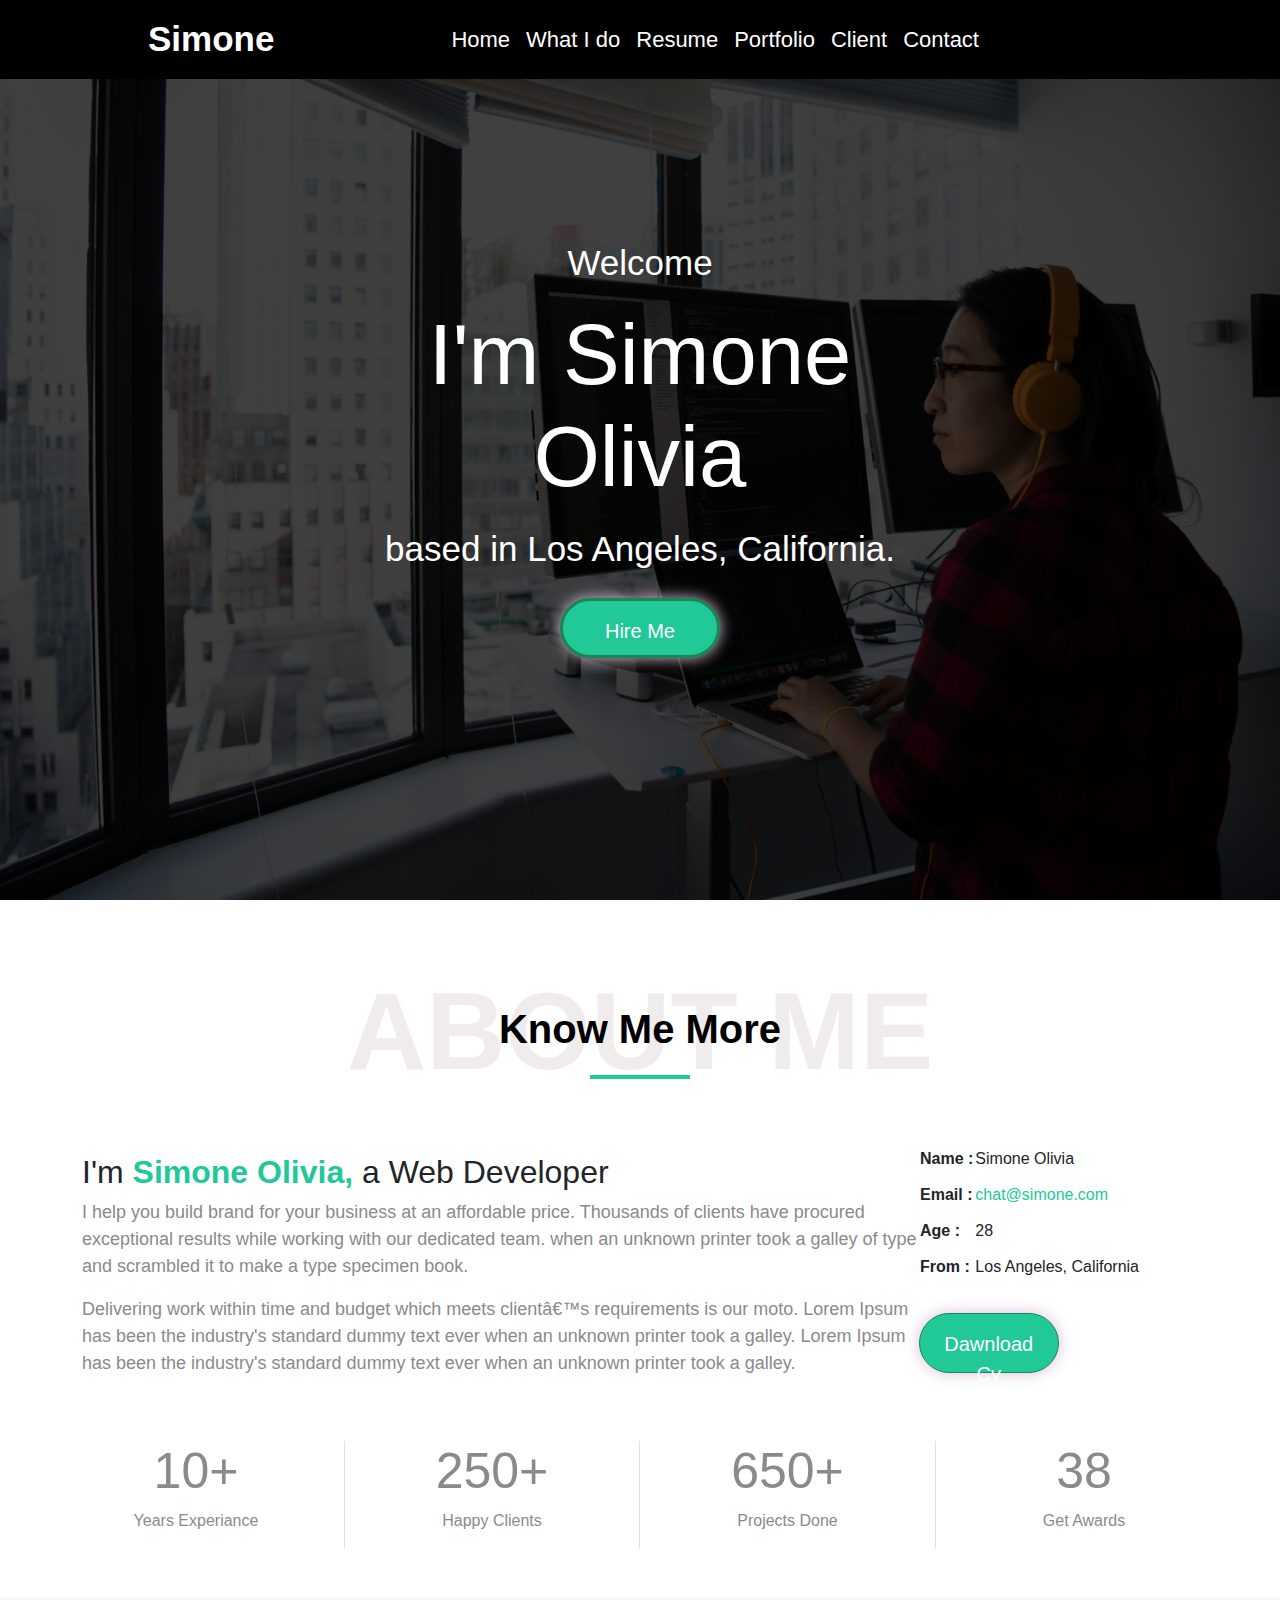
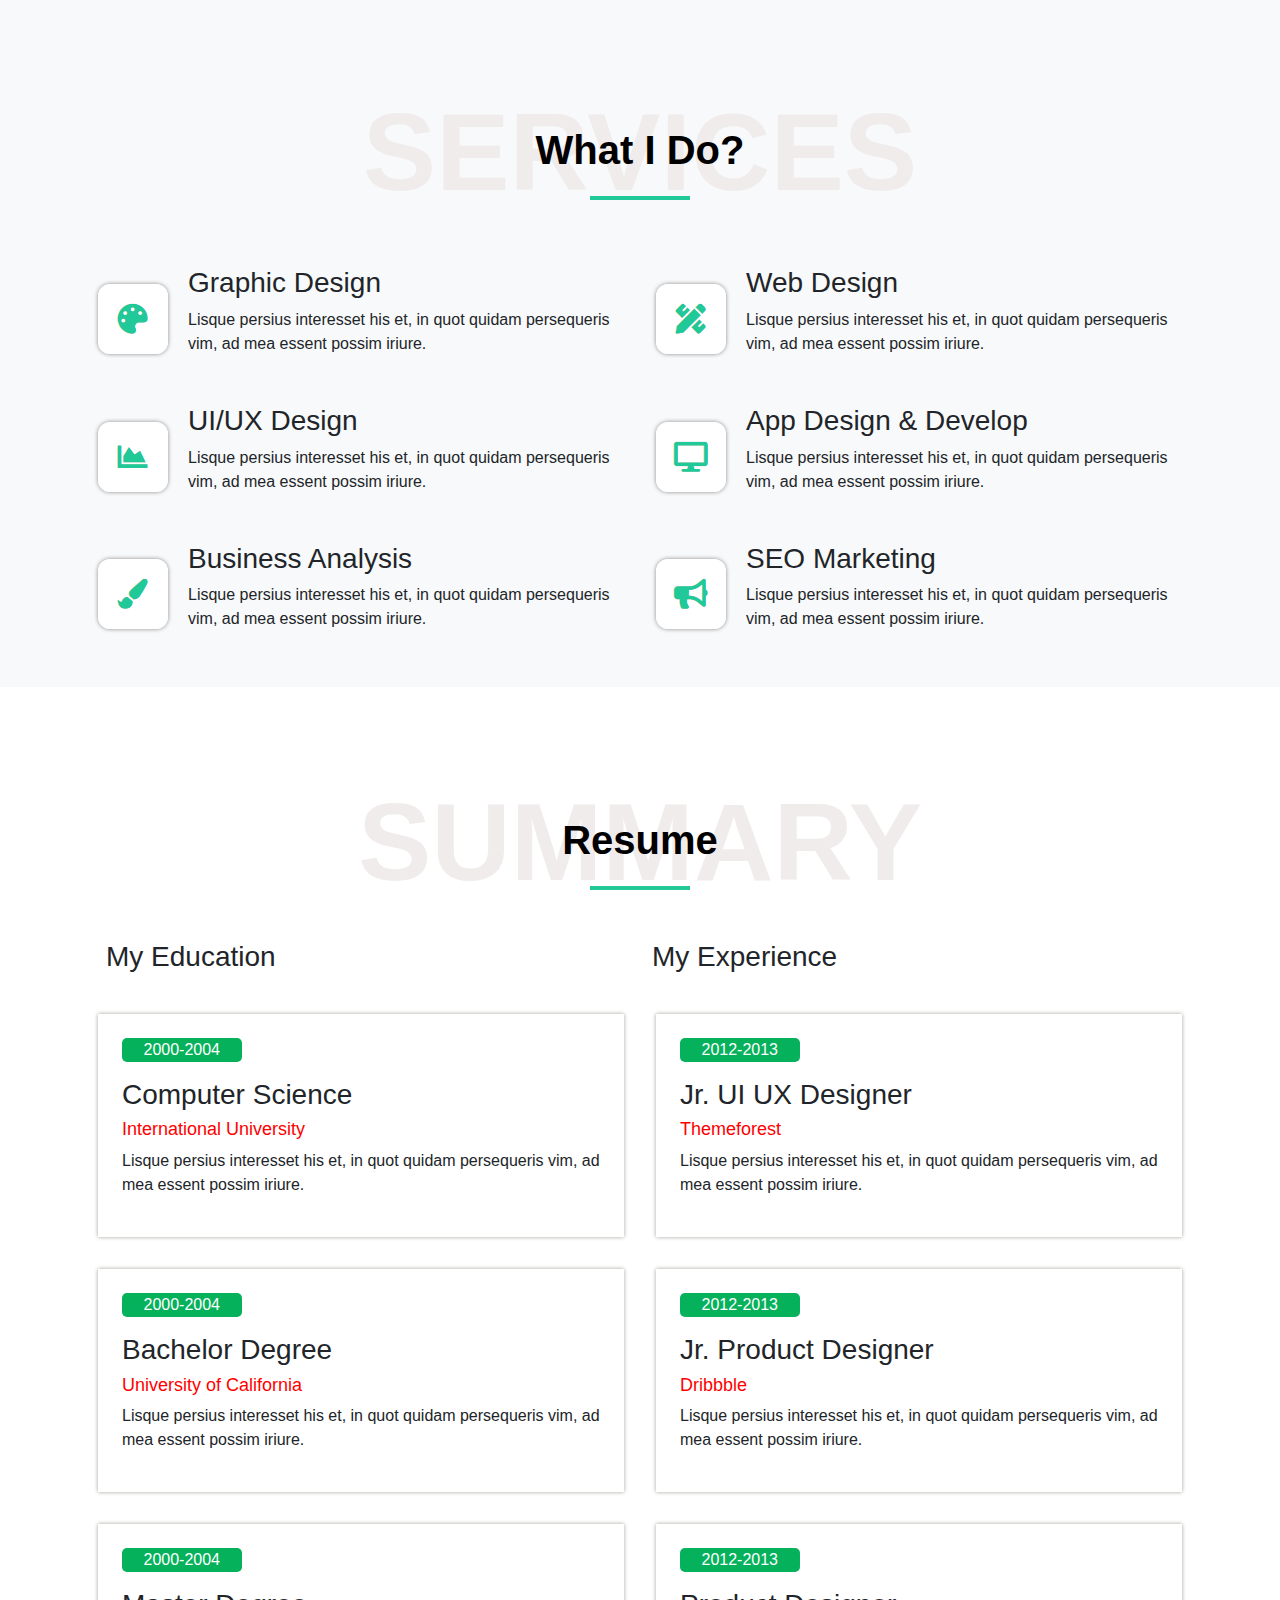
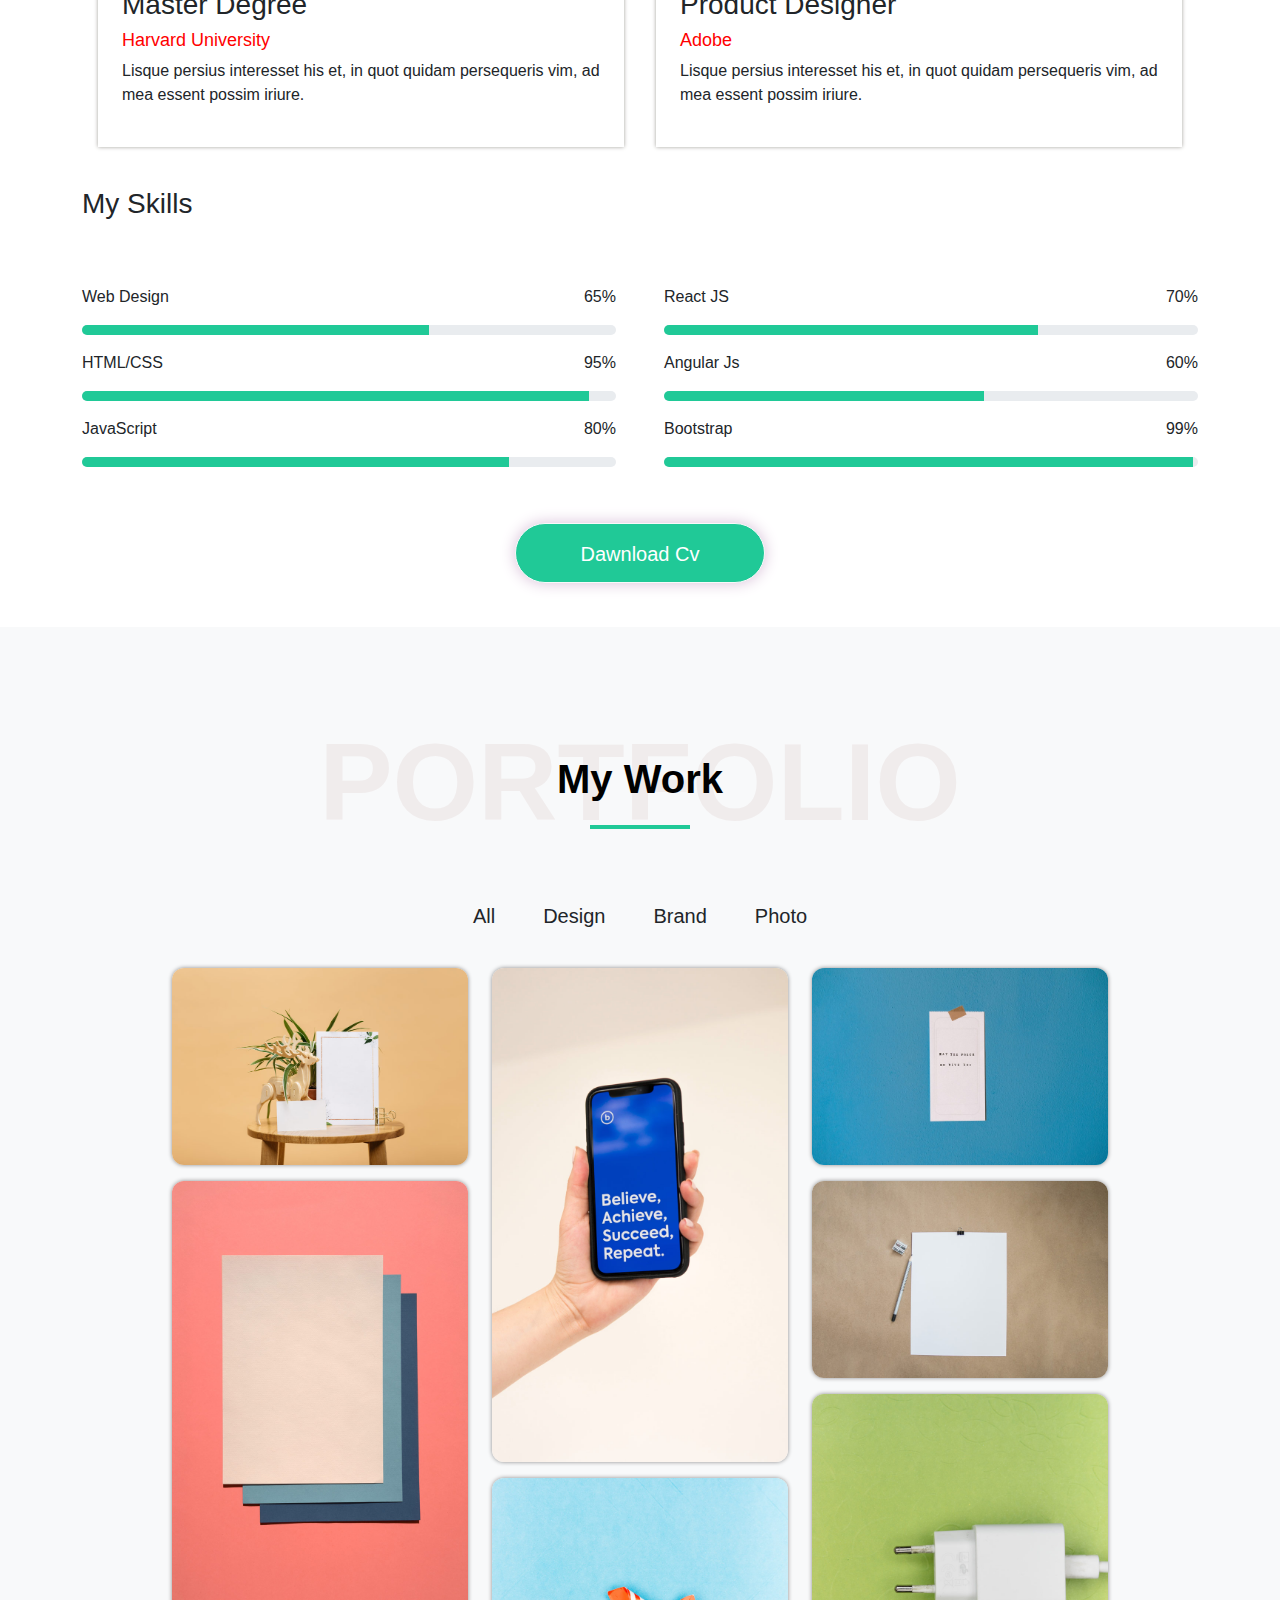
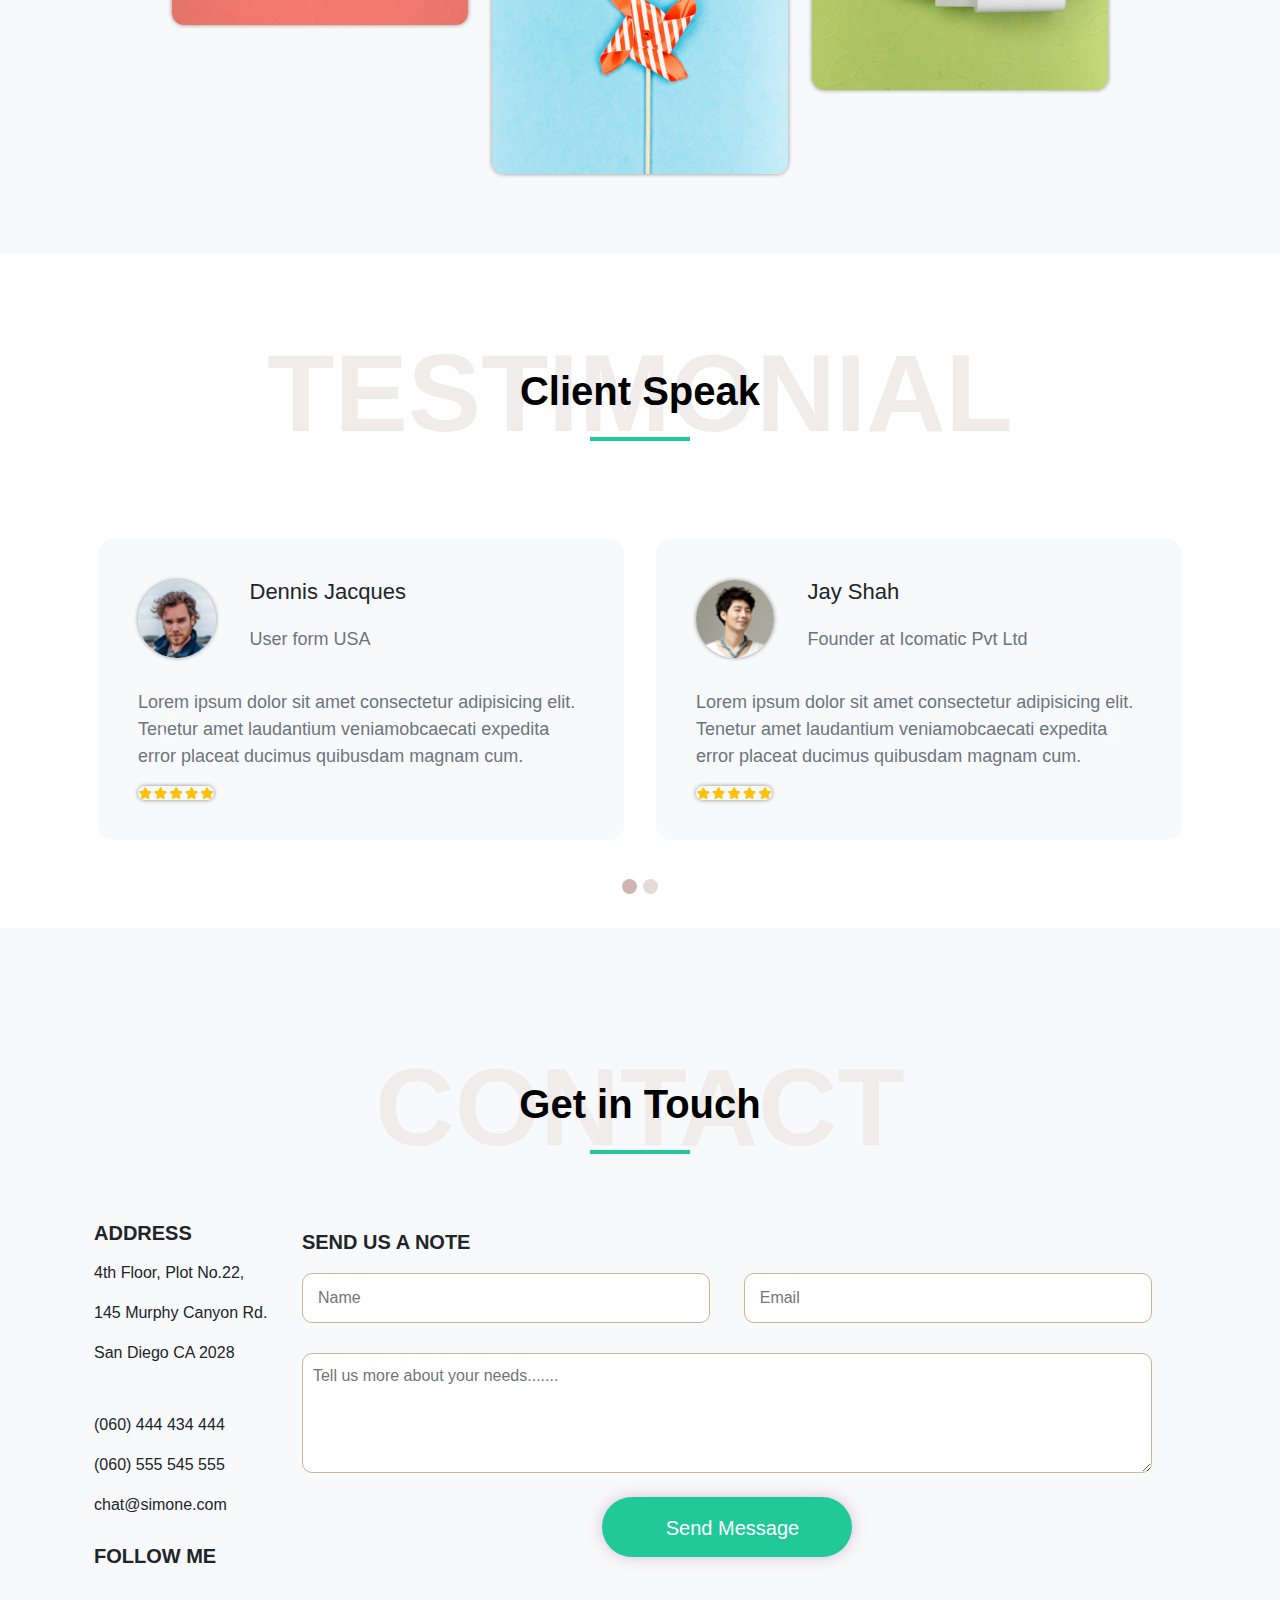
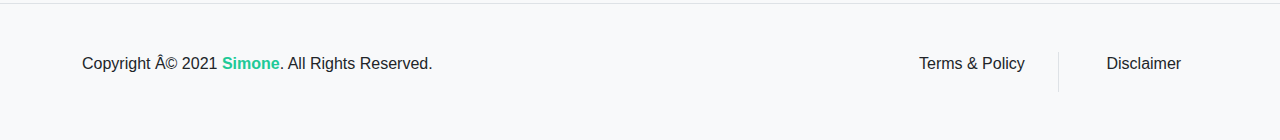
<file: JS/Assaignment_5/index.html>
<html >
    <head>
        <link rel="stylesheet" href="CSS/bootstrap.min.css">
        <link rel="stylesheet" href="style.css">
        <script src="JS/bootstrap.bundle.min.js"></script>
    </head>
    <body>
       <nav class="navbar navbar-expand-lg navbar-dark  position-fixed ">
            <div class="container-fluid">
              <a class="navbar-brand ms-2" href="#" >Simone</a>
              <button class="navbar-toggler" type="button" data-bs-toggle="collapse" data-bs-target="#navbarSupportedContent" aria-controls="navbarSupportedContent" aria-expanded="false" aria-label="Toggle navigation">
                <span class="navbar-toggler-icon"></span>
              </button>
              <div class="collapse navbar-collapse" id="navbarSupportedContent">
                <ul class="navbar-nav m-auto mb-2 mb-lg-0">
                  <li class="nav-item">
                    <a class="nav-link active" aria-current="page" href="#">Home</a>
                  </li>
                  <li class="nav-item">
                    <a class="nav-link active" aria-current="page" href="#">What I do</a>
                  </li>
                  <li class="nav-item">
                    <a class="nav-link active " href="#" tabindex="-1" aria-disabled="true">Resume</a>
                  </li>
                  <li class="nav-item">
                    <a class="nav-link active " href="#" tabindex="-1" aria-disabled="true">Portfolio</a>
                  </li>   
                  <li class="nav-item">
                    <a class="nav-link active " href="#" tabindex="-1" aria-disabled="true">Client</a>
                  </li> 
                  <li class="nav-item">
                    <a class="nav-link active " href="#" tabindex="-1" aria-disabled="true">Contact</a>
                  </li>
                </ul>
               
              </div>
            </div>
        </nav>
        <!-- ---------- -->
      <div class="home position-relative d-flex justify-content-center align-items-center ">
        <div class="layer position-absolute w-100 h-100 "></div>

        <div class="header w-50 m-auto text-center ">
            <h2>Welcome</h2>
            <h1>I'm Simone Olivia</h1>
            <h2>based in Los Angeles, California.</h2>
            <button type="button" class="btn btn-success border-3 border-success w-25 radios">Hire Me</button>
         </div>
       </div>
      <!----------------------------------->
      <div class="about-me w-100 bg-white " >
        <div class="header d-flex justify-content-center align-items-center position-relative w-50 m-auto bg-white mt-5">
          <div class="lower m-auto">
            <p >ABOUT ME</p>
          </div>
          <div class="upper position-absolute top-25 start-25 ">
            <p>Know Me More</p>
            <div class="underline m-auto"></div>
          </div>
        </div>
        <div class="container d-flex justify-content-center align-items-center bg-white ">
          <div class="info-aboutme d-flex justify-content-between align-items-center w-100 ">
            <div class="title w-75 mt-4 b">
              <h2>I'm <span >Simone Olivia,</span> a Web Developer</h2>
              <p class="more-info">I help you build brand for your business at an affordable price. Thousands
                of clients have procured
                exceptional results while working with our dedicated team. when an unknown printer took a galley of type and
                scrambled it to make a type specimen book.</p>
              <p class="more-info">Delivering work within time and budget which meets clientâ€™s requirements
                is our moto. Lorem Ipsum has
                been the industry's standard dummy text ever when an unknown printer took a galley. Lorem Ipsum has been the
                industry's standard dummy text ever when an unknown printer took a galley.</p>
            </div>
            <div class=" w-25 ">
              <table>
                <tbody>
                  <tr >
                    <td><p class="lable">Name :</p></td>
                    <td><p>Simone Olivia</p></td>
                  </tr>
                  <tr>
                    <td><p class="lable">Email :</p></td>
                    <td><p class="email">chat@simone.com</p></td>
                  </tr>
                  <tr>
                    <td><p class="lable">Age :</p></td>
                    <td><p>28</p></td>
                  </tr>
                  <tr>
                    <td><p class="lable">From :</p></td>
                    <td><p>Los Angeles, California</p></td>
                  </tr>
                  
                </tbody>
              </table>
              <button type="button" class="btn btn-success w-50 radios">Dawnload Cv</button>
            </div>
          </div>
        </div>

        <div class="counter d-flex justify-content-center align-items-center text-center p-5 w-100 ">
          <div class="w-25">
            <h2>10+</h2>
            <p>Years Experiance </p>
          </div>
          <div class="w-25 border-start border-end">
            <h2>250+</h2>
            <p>Happy Clients</p>
          </div>
          <div class="w-25 border-end ">
            <h2>650+</h2>
            <p>Projects Done</p>
          </div>
          <div class="w-25 ">
            <h2>38</h2>
            <p>Get Awards</p>
          </div>
        </div>

      </div>  
      <!--------------------------------->
      <div class="about-me2 w-100 py-4" >
        <div class="header d-flex justify-content-center align-items-center position-relative w-50 m-auto mt-5">
          <div class="lower m-auto">
            <p >SERVICES</p>
          </div>
          <div class="upper position-absolute top-25 start-25 ">
            <p>What I Do?</p>
            <div class="underline m-auto"></div>
          </div>
        </div>
       <div class="container d-flex justify-content-center align-items-center w-100 ">
          <div class="d-flex justify-content-center align-items-center w-100 m-3">
          <img src="images/1.PNG" alt=""> 
          <div class="detils">
            <h3>Graphic Design</h3>
            <p>Lisque persius interesset his et, in quot quidam persequeris vim, ad mea essent possim iriure.</p>
          </div>
        </div>
        <div class="d-flex justify-content-center align-items-center w-100 m-3">
          <img src="images/2.PNG" alt=""> 
          <div class="detils">
            <h3>Web Design</h3>
            <p>Lisque persius interesset his et, in quot quidam persequeris vim, ad mea essent possim iriure.</p>
          </div>
        </div>
        
       </div>
       <div class="container d-flex justify-content-center align-items-center w-100 ">
        <div class="d-flex justify-content-center align-items-center w-100 m-3">
        <img src="images/3.PNG" alt=""> 
        <div class="detils">
          <h3>UI/UX Design</h3>
          <p>Lisque persius interesset his et, in quot quidam persequeris vim, ad mea essent possim iriure.</p>
        </div>
      </div>
      <div class="d-flex justify-content-center align-items-center w-100 m-3">
        <img src="images/4.PNG" alt=""> 
        <div class="detils">
          <h3>App Design & Develop</h3>
          <p>Lisque persius interesset his et, in quot quidam persequeris vim, ad mea essent possim iriure.</p>
        </div>
      </div>
      
       </div>
       <div class="container d-flex justify-content-center align-items-center w-100 ">
        <div class="d-flex justify-content-center align-items-center w-100 m-3">
        <img src="images/5.PNG" alt=""> 
        <div class="detils">
          <h3>Business Analysis</h3>
          <p>Lisque persius interesset his et, in quot quidam persequeris vim, ad mea essent possim iriure.</p>
        </div>
      </div>
      <div class="d-flex justify-content-center align-items-center w-100 m-3">
        <img src="images/6.PNG" alt=""> 
        <div class="detils">
          <h3>SEO Marketing</h3>
          <p>Lisque persius interesset his et, in quot quidam persequeris vim, ad mea essent possim iriure.</p>
        </div>
      </div>
      
       </div>
       
      </div>  
      <!------------------>
      <div class="about-me2 w-100 py-4 bg-white" >
        <div class="header d-flex justify-content-center align-items-center position-relative w-50 m-auto mt-5">
          <div class="lower m-auto">
            <p >SUMMARY</p>
          </div>
          <div class="upper position-absolute top-25 start-25 ">
            <p>Resume</p>
            <div class="underline m-auto"></div>
          </div>
        </div>

       <div class="container d-flex justify-content-between align-items-center w-100 bg-white  ">
        <div class="w-50 ms-4 "><h3>My Education</h3></div>
        <div class="w-50"><h3>My Experience</h3></div>
       </div>
      
       <div class="container d-flex justify-content-between align-items-center w-100 bg-white mt-3">
          <div class="skill w-100 m-3 p-4">
            <div class="date w-25 text-center"><p>2000-2004</p></div>
            <div class="detils">
              <h3>Computer Science</h3>
              <h4>International University</h4>
              <p>Lisque persius interesset his et, in quot quidam persequeris vim, ad mea essent possim iriure.</p>
            </div>
          </div>
          <div class="skill w-100 m-3 p-4">
            <div class="date w-25 text-center"><p>2012-2013</p></div>
            <div class="detils">
              <h3>Jr. UI UX Designer</h3>
              <h4>Themeforest</h4>
              <p>Lisque persius interesset his et, in quot quidam persequeris vim, ad mea essent possim iriure.</p>
            </div>
          </div>
       </div>
       <div class="container d-flex justify-content-between align-items-center w-100 bg-white ">
        <div class="skill w-100 m-3 p-4">
          <div class="date w-25 text-center"><p>2000-2004</p></div>
          <div class="detils">
            <h3>Bachelor Degree</h3>
            <h4>University of California</h4>
            <p>Lisque persius interesset his et, in quot quidam persequeris vim, ad mea essent possim iriure.</p>
          </div>
        </div>
        <div class="skill w-100 m-3 p-4">
          <div class="date w-25 text-center"><p>2012-2013</p></div>
          <div class="detils">
            <h3>Jr. Product Designer</h3>
            <h4>Dribbble</h4>
            <p>Lisque persius interesset his et, in quot quidam persequeris vim, ad mea essent possim iriure.</p>
          </div>
        </div>
       </div>
       <div class="container d-flex justify-content-between align-items-center w-100 bg-white ">
          <div class="skill w-100 m-3 p-4">
            <div class="date w-25 text-center"><p>2000-2004</p></div>
            <div class="detils">
              <h3>Master Degree</h3>
              <h4>Harvard University</h4>
              <p>Lisque persius interesset his et, in quot quidam persequeris vim, ad mea essent possim iriure.</p>
            </div>
          </div>
          <div class="skill w-100 m-3 p-4">
            <div class="date w-25 text-center"><p>2012-2013</p></div>
            <div class="detils">
              <h3>Product Designer</h3>
              <h4>Adobe</h4>
              <p>Lisque persius interesset his et, in quot quidam persequeris vim, ad mea essent possim iriure.</p>
            </div>
          </div>
       </div>

      </div>
      <!------------------>
       <div class="container bg-white">
         <div class="head bg-white w-100 pb-3"><h3>My Skills</h3></div>
       </div>
       <div class="container bg-white py-4">
         <div class="two-skills d-flex justify-content-between align-items-center w-100 bg-white my-3">
          <div class="one-skill w-50">
            <div class="d-flex justify-content-between w-100"><p>Web Design</p>
                 <p>65%</p>
               </div>
            <div class="bercent w-100">
              <div class="real-bercent1 "></div>
            </div>
          </div>
          <div class="one-skill w-50 ms-5">
            <div class="d-flex justify-content-between w-100"><p>React JS</p>
                 <p>70%</p>
               </div>
            <div class="bercent w-100">
              <div class="real-bercent2 "></div>
            </div>
          </div>
         </div>
         <div class="two-skills d-flex justify-content-between align-items-center w-100 bg-white my-3">
          <div class="one-skill w-50">
            <div class="d-flex justify-content-between w-100"><p>HTML/CSS</p>
                 <p>95%</p>
               </div>
            <div class="bercent w-100 ">
              <div class="real-bercent3 "></div>
            </div>
          </div>
          <div class="one-skill w-50 ms-5">
            <div class="d-flex justify-content-between w-100"><p>Angular Js</p>
                 <p>60%</p>
               </div>
            <div class="bercent w-100">
              <div class="real-bercent4 "></div>
            </div>
          </div>
         </div>
         <div class="two-skills d-flex justify-content-between align-items-center w-100 bg-white my-3">
          <div class="one-skill w-50">
            <div class="d-flex justify-content-between w-100"><p>JavaScript</p>
                 <p>80%</p>
               </div>
            <div class="bercent w-100">
              <div class="real-bercent5 "></div>
            </div>
          </div>
          <div class="one-skill w-50 ms-5">
            <div class="d-flex justify-content-between w-100"><p>Bootstrap</p>
                 <p>99%</p>
               </div>
            <div class="bercent w-100">
              <div class="real-bercent6 "></div>
            </div>
          </div>
         </div>
         <div class="button w-100 d-flex justify-content-center">
            <button type="button" class="btn btn-light radios px-5">Dawnload Cv</button>
         </div>
       </div>
    <!-- --------------------- -->
      <Div class="MyWork py-5">
        <div class="header d-flex justify-content-center align-items-center position-relative w-50 m-auto my-4">
        <div class="lower m-auto">
          <p >PORTFOLIO</p>
        </div>
        <div class="upper position-absolute top-25 start-25 ">
          <p>My Work</p>
          <div class="underline m-auto"></div>
        </div>
        </div>

        <div class=" d-flex justify-content-center align-items-center w-50 m-auto ">
          <h4 class="fs-5 px-4">All</h4>
          <h4 class="fs-5 px-4">Design</h4>
          <h4 class="fs-5 px-4">Brand</h4>
          <h4 class="fs-5 px-4">Photo</h4>
        </div>
        
        <div class="column m-auto w-75 d-flex justify-content-between align-items-top py-4 mb-5">
          <div class="container ">
            <div class="row1 position-relative py-2">
              <img src="images/projects/project-1.jpg" class="w-100" alt="row1">
              <div class="hover position-absolute top-0 start-0 end-0 bottom-0 my-2 ">
                <P class="text-light">Porject Title</P>
                <P class="text-light">Category</P>
              </div>
           </div>
           <div class="row2 position-relative py-2">
              <img src="images/projects/project-4.jpg" class="w-100" alt="row2">
              <div class="hover position-absolute top-0 start-0 end-0 bottom-0 my-2 ">
                <P class="text-light">Porject Title</P>
                <P class="text-light">Category</P>
              </div>
           </div>
          </div>
          <div class="container ">
            <div class="row1 position-relative py-2 ">
              <img src="images/projects/project-2.jpg" class="w-100" alt="row1">
              <div class="hover position-absolute top-0 start-0 end-0 bottom-0 my-2">
                <P class="text-light">Porject Title</P>
                <P class="text-light">Category</P>
              </div>
           </div>
           <div class="row2 position-relative py-2">
              <img src="images/projects/project-7.jpg" class="w-100" alt="row2">
              <div class="hover position-absolute top-0 start-0 end-0 bottom-0 my-2">
                <P class="text-light">Porject Title</P>
                <P class="text-light">Category</P>
              </div>
           </div>
          </div>
          <div class="container ">
            <div class="row1 position-relative py-2">
              <img src="images/projects/project-3.jpg" class="w-100" alt="row1">
              <div class="hover position-absolute top-0 start-0 end-0 bottom-0 my-2">
                <P class="text-light">Porject Title</P>
                <P class="text-light">Category</P>
              </div>
           </div>
           <div class="row2 position-relative py-2">
              <img src="images/projects/project-5.jpg" class="w-100" alt="row2">
              <div
                class="hover position-absolute top-0 start-0 end-0 bottom-0 my-2">
                <P class="text-light">Porject Title</P>
                <P class="text-light">Category</P>
              </div>
           </div>
           <div class="row1 position-relative py-2">
            <img src="images/projects/project-6.jpg" class="w-100" alt="row1">
            <div class="hover position-absolute top-0 start-0 end-0 bottom-0 my-2">
              <P class="text-light">Porject Title</P>
              <P class="text-light">Category</P>
            </div>
          </div>
        </div>

      </Div>
    <!----------------------  -->
      <div class="Client Speak py-1 bg-white">
        <div class="container bg-white py-1">

          <div class="header d-flex justify-content-center align-items-center position-relative w-50 m-auto py-5">
          <div class="lower m-auto">
            <p >TESTIMONIAL</p>
          </div>
          <div class="upper position-absolute top-25 start-25 ">
            <p>Client Speak</p>
            <div class="underline m-auto"></div>
          </div>
          </div>

          <div id="carouselExampleIndicators" class="carousel" data-bs-ride="carousel">
              
              <div class="carousel-indicators">
                <button type="button" data-bs-target="#carouselExampleIndicators" data-bs-slide-to="0" class="active slidebutton" aria-current="true" aria-label="Slide 1"></button>
                <button type="button" data-bs-target="#carouselExampleIndicators" data-bs-slide-to="1" class="slidebutton"aria-label="Slide 2"></button>
              </div>

              <div class="carousel-inner bg-white d-flex justify-content-between align-items-center ">
                <div class="carousel-item active ">
                  <div class="two-slides d-flex justify-content-between align-items-center bg-white">
                    <div class="slide w-50 mx-3">
                      <div class="up d-flex justify-content-start align-items-center ">
                        <div class="w-25">
                         <img src="images/testimonial/client-sm-3.jpg" class="d-block slider" alt="...">
                        </div>
                        <div class="text">
                        <h4>Dennis Jacques</h4>
                        <p>User form USA</p>
                        </div>
                      </div>
                      <div class="down">
                        <p>Lorem ipsum dolor sit amet consectetur adipisicing elit. Tenetur amet 
                          laudantium veniamobcaecati expedita error placeat ducimus quibusdam magnam cum.</p>
                      </div>
                      <div class="rate ">
                        <img src="images/7.png" alt="">
                      </div>
                    </div>
                    <div class="slide w-50 mx-3">
                      <div class="up d-flex justify-content-start align-items-center ">
                        <div class="w-25">
                         <img src="images/testimonial/client-sm-1.jpg" class="d-block slider" alt="...">
                        </div>
                        <div class="text">
                        <h4>Jay Shah</h4>
                        <p>Founder at Icomatic Pvt Ltd</p>
                        </div>
                      </div>
                      <div class="down">
                        <p>Lorem ipsum dolor sit amet consectetur adipisicing elit. Tenetur amet 
                          laudantium veniamobcaecati expedita error placeat ducimus quibusdam magnam cum.</p>
                      </div>
                      <div class="rate ">
                        <img src="images/7.png" alt="">
                      </div>
                    </div>
                  </div>
                </div>

                 <div class="carousel-item">
                  <div class="two-slides d-flex justify-content-between align-items-center bg-white">
                    <div class="slide w-50 mx-3">
                      <div class="up d-flex justify-content-start align-items-center ">
                        <div class="w-25">
                         <img src="images/testimonial/client-sm-2.jpg" class="d-block slider" alt="...">
                        </div>
                        <div class="text">
                        <h4>Patrick Cary</h4>
                        <p>Freelancer from USA</p>
                        </div>
                      </div>
                      <div class="down">
                        <p>Lorem ipsum dolor sit amet consectetur adipisicing elit. Tenetur amet 
                          laudantium veniamobcaecati expedita error placeat ducimus quibusdam magnam cum.</p>
                      </div>
                      <div class="rate ">
                        <img src="images/7.png" alt="">
                      </div>
                    </div>
                    <div class="slide w-50 mx-3">
                      <div class="up d-flex justify-content-start align-items-center ">
                        <div class="w-25">
                         <img src="images/testimonial/client-sm-4.jpg" class="d-block slider" alt="...">
                        </div>
                        <div class="text">
                        <h4>Chris Tom</h4>
                        <p>User form UK</p>
                        </div>
                      </div>
                      <div class="down">
                        <p>Lorem ipsum dolor sit amet consectetur adipisicing elit. Tenetur amet 
                          laudantium veniamobcaecati expedita error placeat ducimus quibusdam magnam cum.</p>
                      </div>
                      <div class="rate ">
                        <img src="images/7.png" alt="">
                      </div>
                    </div>
                  </div>
                 </div>
              </div>

              <button class="carousel-control-prev" type="button" data-bs-target="#carouselExampleIndicators" data-bs-slide="prev">
                <span class="carousel-control-prev-icon" aria-hidden="true"></span>
                <span class="visually-hidden">Previous</span>
              </button>
              <button class="carousel-control-next" type="button" data-bs-target="#carouselExampleIndicators" data-bs-slide="next">
                <span class="carousel-control-next-icon" aria-hidden="true"></span>
                <span class="visually-hidden">Next</span>
              </button>

          </div>

        </div>
      </div>   
      <!-- -------------- ----->
      <div class="Get-in-Touch">
        <div class="container">

          <div class="header d-flex justify-content-center align-items-center position-relative w-50 m-auto mt-5 pt-5">
          <div class="lower m-auto">
            <p >CONTACT</p>
          </div>
          <div class="upper position-absolute top-25 start-25 ">
            <p>Get in Touch</p>
            <div class="underline m-auto"></div>
          </div>
          </div>

        <div class="address-form bg-warning w-100">
          <div class="container py-3 d-flex  d-flex justify-content-between align-items-center">
            <div class="address">
              <h2 class="fs-5 fw-bold mb-3">ADDRESS</h2>
              <p>4th Floor, Plot No.22,</p>
              <p>145 Murphy Canyon Rd.</p>
              <p>San Diego CA 2028</p>
              <p class="mt-5">(060) 444 434 444</p>
              <p> (060) 555 545 555</p>
              <p>chat@simone.com</p>
              <p class="fs-5 fw-bold mt-4">FOLLOW ME</p>
            </div>

            <div class="container-fluid ">
              <form>
                <p class="fs-5 fw-bold">SEND US A NOTE</p>
                <div class="inline d-flex justify-content-between align-items-center">
                  <input type="text" name="user_name" placeholder="Name">
                  <input type="email" name="user_email" placeholder="Email"> 
                </div>
                <div class="block">
                  <textarea  name="message" placeholder="Tell us more about your needs......." cols="30" rows="10"></textarea>
                </div>
                <div class="d-flex justify-content-center align-items-center">
                  <div class="m-auto py-4">
                    <button id="submit-btn" class="btn rounded-pill d-inline-flex" type="submit"> <p class="ps-5">Send Message</p> </button>              
                  </div>
                </div>
               
              </form>
            </div>

          </div>
          
      
        </div>

        </div>
        
      </div>
      <!-- ---------- -->
      
      <div class="lastpage w-100 bg-white bg-transparent border-top pt-5">
        <div class="container bg-transparent d-flex justify-content-lg-between align-items-center">
          <div class="left w-50">
             <p>Copyright Â© 2021 <span>Simone</span>. All Rights Reserved.</p>
          </div>
          <div class="right w-25 d-flex justify-content-center align-items-center">
            <div class="w-50 border-end"><p>Terms & Policy</p></div>
            <div class="w-50 px-5"><p>Disclaimer</p></div>
          </div>
      
        </div>
      </div>

    </body>
</html>
</file>
<file: JS/Assaignment_5/style.css>
*{
    font-family: Arial, Helvetica, sans-serif;
}
.home{
    width: 100%;
    height: 100%;
    background-image: url(images/intro-bg.jpg);
    background-size: 100% 100%;
}
nav{
    width: 100%;
    background-color: rgb(0, 0, 0);
    z-index: 99999;
}
.navbar-brand{
    font-size: 35;
    font-weight: bolder;
}
.nav-item{
    font-size: 22;
}
.layer{
    background-color: rgba(0, 0, 0, 0.75);
}
.header{
    position: absolute;
    color: rgb(255, 255, 255);
}
.header h2{
    font-size: 35;
}
.header h1{
    margin: 20px;
    font-size: 85;
}
.radios{
    font-size: 20;
    color: rgb(7, 194, 47);
    border-radius: 37px;
    padding: 15px;
    margin-top: 20px;
    padding-left: 40px;
    padding-right: 40px;
}
.lower p{
   font-size: 110px;
   font-weight: bolder;
   color: rgb(240, 236, 236);
}
.upper p{
    font-size: 40px;
    font-weight: bold;
    color: black;
}
.underline{
    width: 100px;
    height: 4px;
    background-color: rgb(32, 201, 151);
}
.counter h1{
    font-size: 45px; 
}
.title span{
    color: rgb(32, 201, 151);
    font-weight: bold;
}
.more-info{
    font-size: 18px;
    color: rgb(139, 138, 138);
    font-weight: lighter;
}
.table tr{
    display: flex;
    justify-content: center;
    align-items: center;
}
.lable{
    font-weight: bold;
}
.email{
    color: rgb(32, 201, 151);
}
.btn{
    padding: 15px;
    font-size: 14;
    color: white;
    box-shadow: 0 0 15px thistle;
}
.btn:hover{
    box-shadow: 0 0 15px rgb(194, 152, 194);
}
.counter h2{
    color: rgb(139, 138, 138);
    font-size: 50px;
}
.counter p{
    color: rgb(139, 138, 138);
}
.about-me2{
    background-color: rgb(248, 249, 250);
}
.container{
    background-color: rgb(248, 249, 250);
}
.container img{
    width: 17%;
    margin-right: 20px;
    border-radius: 12px;
    box-shadow: 0 0 4px rgb(139, 138, 138);
}
.skill{
    box-shadow: 0 0 4px rgb(163, 161, 155) ;
}
.date{
    background-color: rgb(6, 177, 92);
    color: white;
    border-radius: 5px;
}
.detils h4{
    font-size: 18;
    color: red;
}
.two-skills{
        border-radius: 15px;
}
.bercent{
    border-radius: 20px;
    background-color: rgb(233, 236, 239);
}
.real-bercent1{
    width: 65%;
    height: 10px;
    background-color: rgb(32, 201, 151);
    border-top-left-radius: 20px ;
    border-bottom-left-radius: 20px ;
}
.real-bercent2{
    width: 70%;
    height: 10px;
    background-color: rgb(32, 201, 151);
    border-top-left-radius: 20px ;
    border-bottom-left-radius: 20px ;
}
.real-bercent3{
    width: 95%;
    height: 10px;
    background-color: rgb(32, 201, 151);
    border-top-left-radius: 20px ;
    border-bottom-left-radius: 20px ;
}
.real-bercent4{
    width: 60%;
    height: 10px;
    background-color: rgb(32, 201, 151);
    border-top-left-radius: 20px ;
    border-bottom-left-radius: 20px ;
}
.real-bercent5{
    width: 80%;
    height: 10px;
    background-color: rgb(32, 201, 151);
    border-top-left-radius: 20px ;
    border-bottom-left-radius: 20px ;
}
.real-bercent6{
    width: 99%;
    height: 10px;
    background-color: rgb(32, 201, 151);
    border-top-left-radius: 20px ;
    border-bottom-left-radius: 20px ;
}
.button{
    margin: auto;
    padding: 20px;
}
.btn{
    font-size: 20px;
    color: black;
    height: 60px;
    width: 250px;
    transition: all 1s;
}
.btn:hover{
    color: white;
    background-color: rgb(108, 117, 125);
}
.MyWork{
    background-color: rgb(248, 249, 250);
}
.column{
    width: 33.3%;
}
.hover{
    background-color: rgba(0, 0, 0, 0.7);
    border-radius: 10px;
    text-align: center;
    font-family: Arial, Helvetica, sans-serif;
    padding-top: 40px;
    opacity: 0;
    transition: all 0.6s;
}
.hover:hover {
    opacity: 1;
}
.slide{
    background-color: rgb(248, 249, 250);
    border-radius: 15px;
    padding: 40px;
}
.up img{
    width: 70%;
    border-radius: 50%;
    margin-bottom: 10px;
}
.text h4{
    font-size: 22;
    font-family: Arial, Helvetica, sans-serif;
}
.down p, .text p{
   font-size: 18;
   font-family: Arial, Helvetica, sans-serif;
   color: rgb(108, 117, 125);
   margin-top: 20px;
}
.slidebutton {
    width: 15px !important;
    height: 15px !important; 
    border-radius: 50% ;
    background-color:rgb(207, 180, 180)!important;
}
.carousel{
    padding-bottom: 80px;
}
.container-fluid{
    width: 80%;
}
.container-fluid form{
    width:  100%;
    margin: auto;
    font-family: Arial, Helvetica, sans-serif;
}
.inline input{
    width: 48%;
    height: 50px;
    padding: 15px;
    border: 1.5px solid tan;
    border-radius: 10px;
    margin-bottom: 30px;
}
.block input{
    width: 100%;
    height: 50px;
    padding: 15px;
    margin-bottom: 30px;
    border: 1.5px solid tan;
    border-radius: 10px;
}
.block textarea{
   width: 100%;
   text-align: start;
   height: 120px;
   padding: 10px;
   border: 1.5px solid tan;
   border-radius: 10px;
}
.btn{
    background-color: rgb(32, 201, 151);
    color: white;
    transition: all 1s;
}
.btn:hover{
    background-color: rgb(30, 148, 113);
}
span{
    color: rgb(32, 201, 151);
    font-weight: bold;
}
</file>
